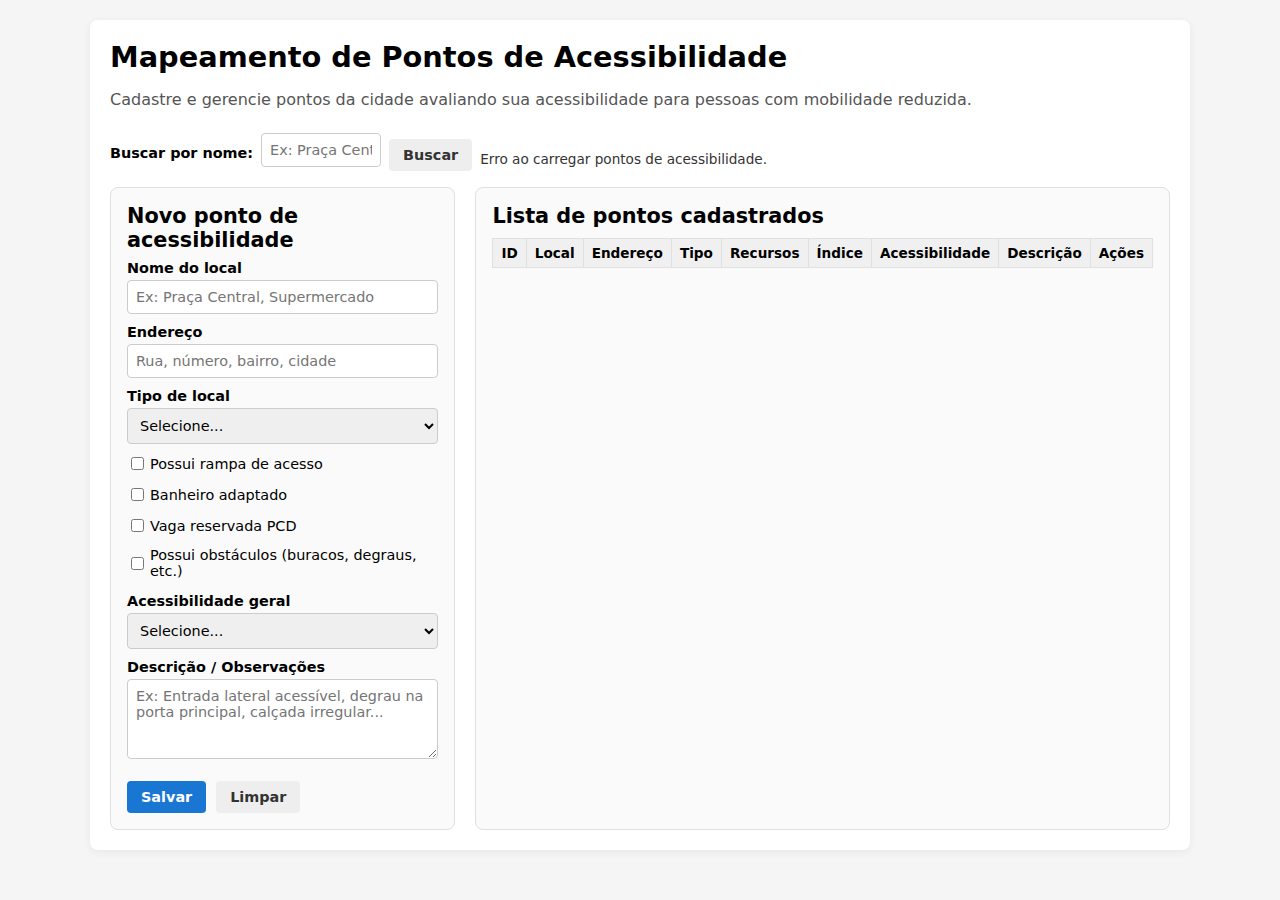
<file: PontosAcessibilidade/frontend/index.html>
<!DOCTYPE html>
<html lang="pt-BR">
<head>
  <meta charset="UTF-8" />
  <title>Pontos de Acessibilidade</title>
  <meta name="viewport" content="width=device-width, initial-scale=1" />
  <link rel="stylesheet" href="style.css" />
</head>
<body>
  <div class="container">
    <h1>Mapeamento de Pontos de Acessibilidade</h1>
    <p class="subtitle">
      Cadastre e gerencie pontos da cidade avaliando sua acessibilidade para pessoas com mobilidade reduzida.
    </p>
 
  <div class="search-row">
    <label for="ponto-nome-busca">Buscar por nome:</label>
    <input type="text" id="ponto-nome-busca" placeholder="Ex: Praça Central" />
    <button id="btn-buscar-nome" class="secondary">Buscar</button>
    <button id="btn-sair-filtro" class="secondary" style="display:none;">Sair do filtro</button>
    <span id="status-message" class="status-message"></span>
  </div>
 
    <div class="layout">
      <div class="card">
        <h2 id="form-title">Novo ponto de acessibilidade</h2>
 
        <form id="ponto-form">
          <input type="hidden" id="ponto-id" />
 
          <label for="nomeLocal">Nome do local</label>
          <input type="text" id="nomeLocal" placeholder="Ex: Praça Central, Supermercado" required />
 
          <label for="endereco">Endereço</label>
          <input type="text" id="endereco" placeholder="Rua, número, bairro, cidade" required />
 
          <label for="tipoLocal">Tipo de local</label>
          <select id="tipoLocal" required>
            <option value="">Selecione...</option>
            <option value="COMERCIO">Comércio</option>
            <option value="SERVICO_PUBLICO">Serviço público</option>
            <option value="TRANSPORTE">Transporte</option>
            <option value="LAZER">Lazer</option>
            <option value="OUTRO">Outro</option>
          </select>
 
          <div class="checkbox-group">
            <label>
              <input type="checkbox" id="temRampa" onchange="this.value=this.checked">
              Possui rampa de acesso
            </label>
            <label>
              <input type="checkbox" id="temBanheiroAdaptado" onchange="this.value=this.checked">
              Banheiro adaptado
            </label>
            <label>
              <input type="checkbox" id="temVagaPCD" onchange="this.value=this.checked">
              Vaga reservada PCD
            </label>
            <label>
              <input type="checkbox" id="possuiObstaculos" onchange="this.value=this.checked">
              Possui obstáculos (buracos, degraus, etc.)
            </label>
          </div>
 
          <label for="acessibilidadeGeral">Acessibilidade geral</label>
          <select id="acessibilidadeGeral">
            <option value="">Selecione...</option>
            <option value="BOA">Boa</option>
            <option value="MEDIA">Média</option>
            <option value="RUIM">Ruim</option>
          </select>
 
          <label for="descricao">Descrição / Observações</label>
          <textarea id="descricao" placeholder="Ex: Entrada lateral acessível, degrau na porta principal, calçada irregular..."></textarea>
 
          <div class="btn-row">
            <button type="submit" class="primary">Salvar</button>
            <button id="btn-limpar" class="secondary">Limpar</button>
          </div>
        </form>
      </div>
 
      <div class="card">
        <h2>Lista de pontos cadastrados</h2>
        <table>
          <thead>
            <tr>
              <th>ID</th>
              <th>Local</th>
              <th>Endereço</th>
              <th>Tipo</th>
              <th>Recursos</th>
              <th>Índice</th>
              <th>Acessibilidade</th>
              <th>Descrição</th>
              <th>Ações</th>
            </tr>
          </thead>
          <tbody id="pontos-tbody">
          </tbody>
        </table>
      </div>
    </div>
  </div>
 
  <script src="main.js"></script>
</body>

</html>
</file>
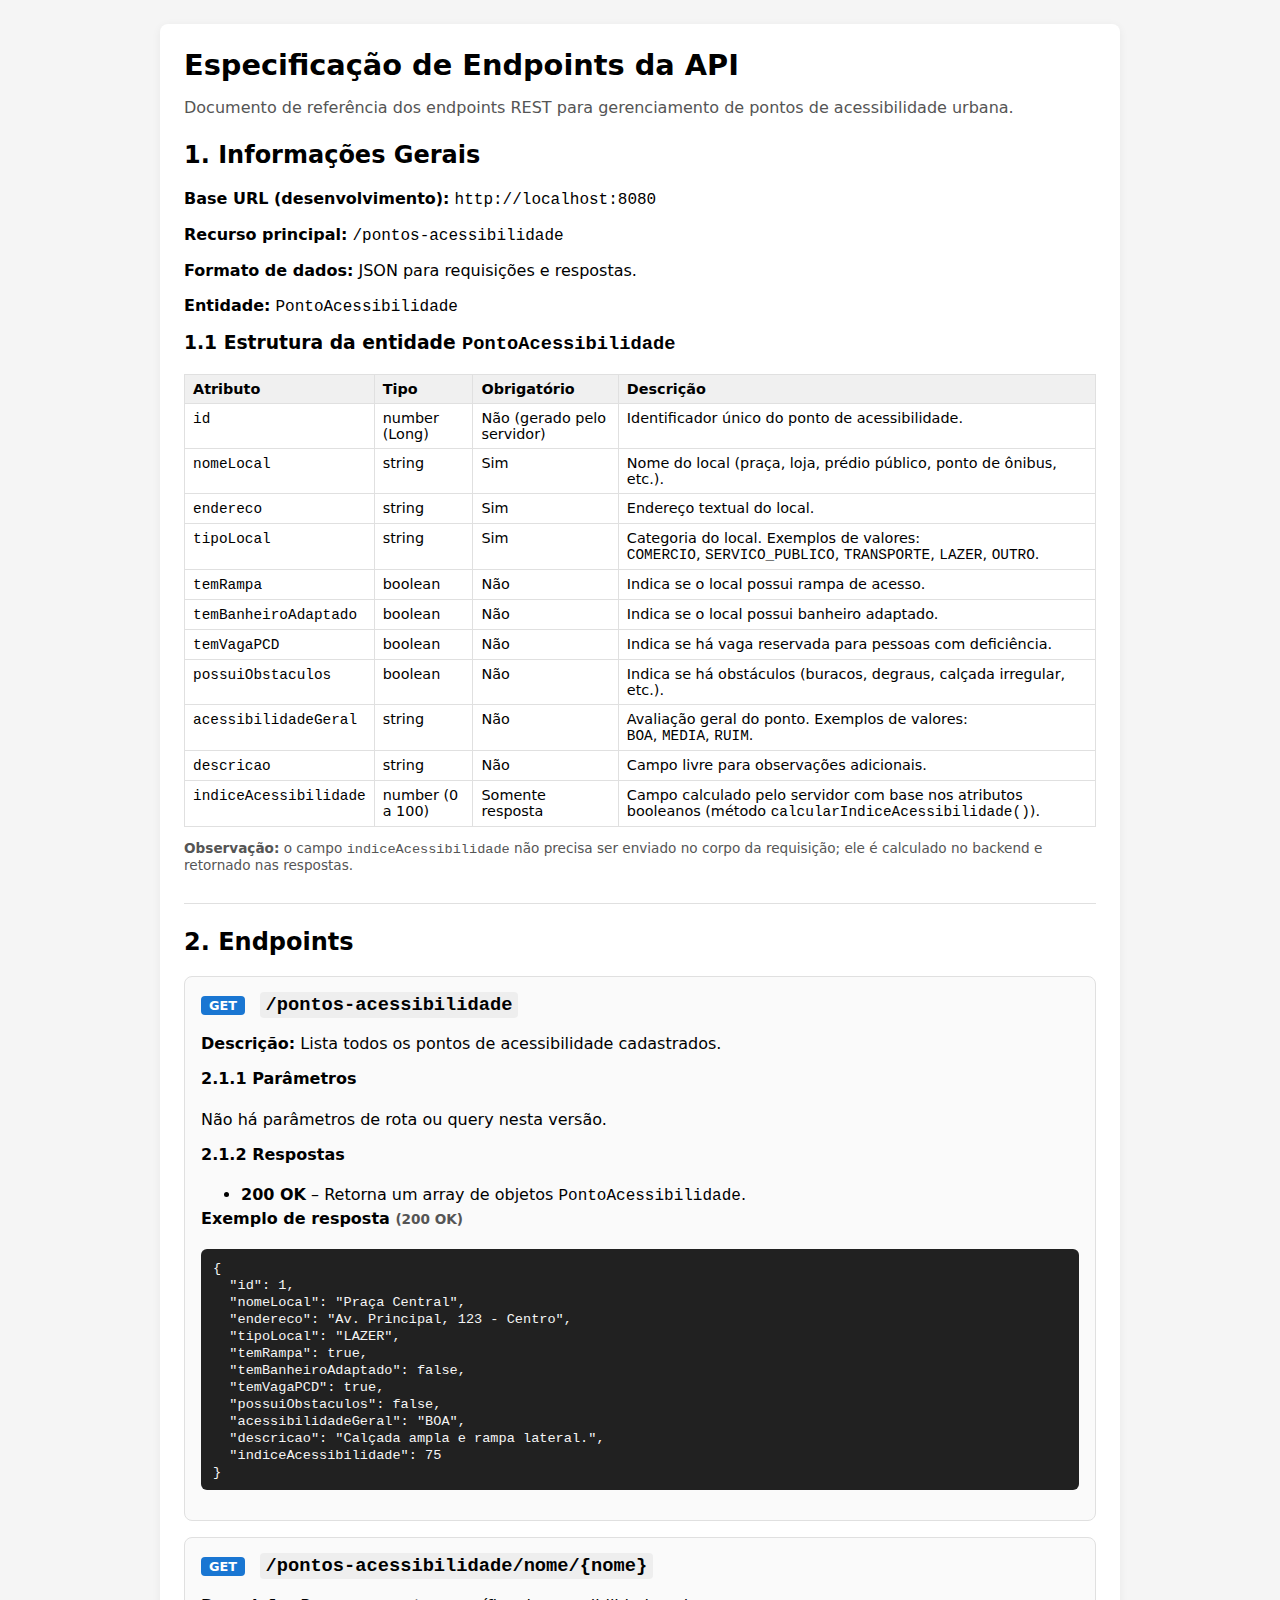
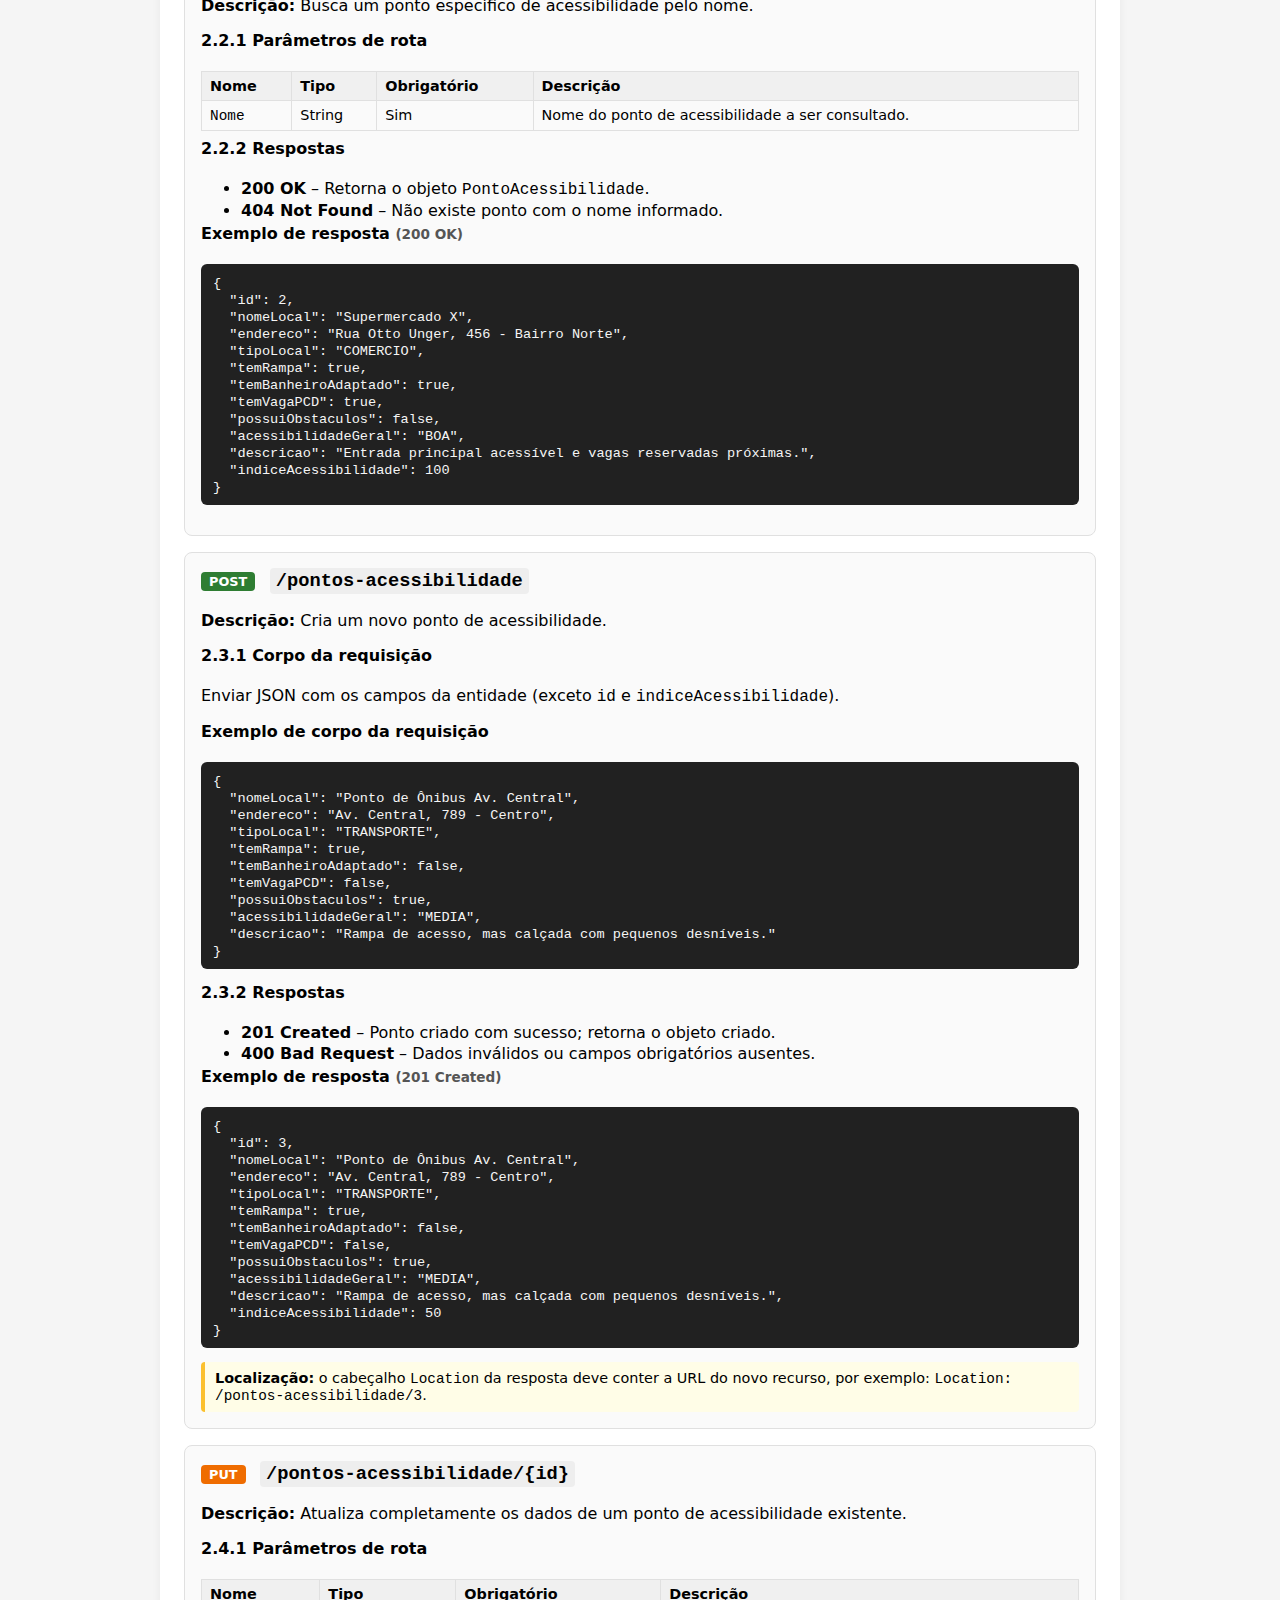
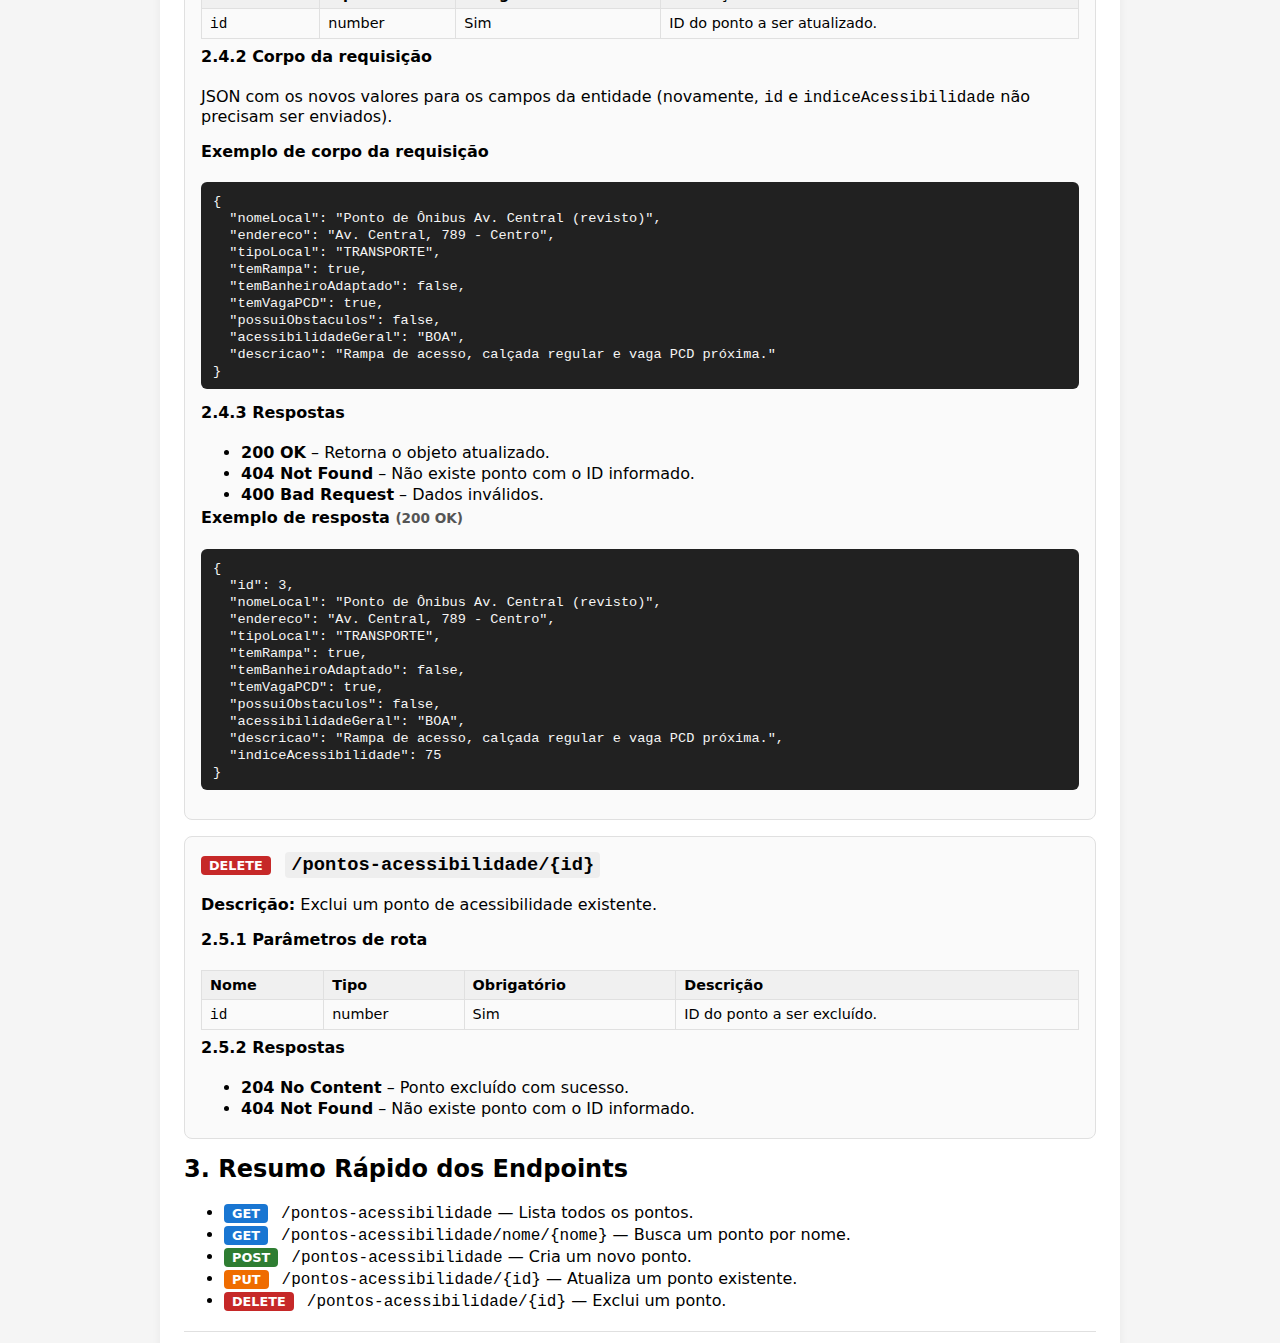
<file: PontosAcessibilidade/doc-endpoints.html>
<!DOCTYPE html>
<html lang="pt-BR">
<head>
  <meta charset="UTF-8" />
  <title>Especificação de Endpoints da API</title>
  <meta name="viewport" content="width=device-width, initial-scale=1" />
  <style>
    * {
      box-sizing: border-box;
      font-family: system-ui, -apple-system, BlinkMacSystemFont, "Segoe UI", sans-serif;
    }

    body {
      margin: 0;
      padding: 24px;
      background: #f5f5f5;
    }

    .container {
      max-width: 960px;
      margin: 0 auto;
      background: #ffffff;
      border-radius: 8px;
      padding: 24px;
      box-shadow: 0 2px 10px rgba(0, 0, 0, 0.06);
    }

    h1, h2, h3, h4 {
      margin-top: 0;
    }

    h1 {
      font-size: 1.8rem;
      margin-bottom: 0.25rem;
    }

    .subtitle {
      color: #555;
      margin-bottom: 1.5rem;
    }

    .section {
      margin-bottom: 24px;
      padding-bottom: 16px;
      border-bottom: 1px solid #e0e0e0;
    }

    .endpoint {
      border: 1px solid #e0e0e0;
      border-radius: 8px;
      padding: 16px;
      margin-bottom: 16px;
      background: #fafafa;
    }

    .method {
      display: inline-block;
      padding: 2px 8px;
      border-radius: 4px;
      font-size: 0.8rem;
      font-weight: 700;
      color: #ffffff;
      margin-right: 8px;
    }

    .method.GET {
      background: #1976d2;
    }

    .method.POST {
      background: #2e7d32;
    }

    .method.PUT {
      background: #ef6c00;
    }

    .method.DELETE {
      background: #c62828;
    }

    .path {
      font-family: "Fira Code", monospace;
      background: #eeeeee;
      padding: 2px 6px;
      border-radius: 4px;
    }

    .tag {
      display: inline-block;
      padding: 2px 6px;
      border-radius: 4px;
      font-size: 0.75rem;
      background: #e3f2fd;
      color: #0d47a1;
      margin-right: 4px;
      margin-bottom: 4px;
    }

    table {
      width: 100%;
      border-collapse: collapse;
      margin-top: 8px;
      margin-bottom: 8px;
      font-size: 0.9rem;
    }

    th, td {
      border: 1px solid #e0e0e0;
      padding: 6px 8px;
      text-align: left;
      vertical-align: top;
    }

    th {
      background: #f0f0f0;
    }

    pre {
      background: #212121;
      color: #f5f5f5;
      padding: 10px 12px;
      border-radius: 6px;
      overflow-x: auto;
      font-size: 0.85rem;
    }

    code {
      font-family: "Fira Code", monospace;
    }

    .small {
      font-size: 0.85rem;
      color: #555;
    }

    .highlight {
      background: #fffde7;
      border-left: 4px solid #fbc02d;
      padding: 8px 10px;
      margin-top: 8px;
      border-radius: 4px;
      font-size: 0.9rem;
    }

    ul {
      margin-top: 4px;
      margin-bottom: 4px;
    }

    li {
      margin-bottom: 2px;
    }

    @media (max-width: 768px) {
      body {
        padding: 12px;
      }

      .container {
        padding: 16px;
      }
    }
  </style>
</head>
<body>
  <div class="container">
    <h1>Especificação de Endpoints da API</h1>
    <p class="subtitle">
      Documento de referência dos endpoints REST para gerenciamento de pontos de acessibilidade urbana.
    </p>

    <div class="section">
      <h2>1. Informações Gerais</h2>
      <p><strong>Base URL (desenvolvimento):</strong> <code>http://localhost:8080</code></p>
      <p><strong>Recurso principal:</strong> <code>/pontos-acessibilidade</code></p>
      <p><strong>Formato de dados:</strong> JSON para requisições e respostas.</p>
      <p><strong>Entidade:</strong> <code>PontoAcessibilidade</code></p>

      <h3>1.1 Estrutura da entidade <code>PontoAcessibilidade</code></h3>

      <table>
        <thead>
          <tr>
            <th>Atributo</th>
            <th>Tipo</th>
            <th>Obrigatório</th>
            <th>Descrição</th>
          </tr>
        </thead>
        <tbody>
          <tr>
            <td><code>id</code></td>
            <td>number (Long)</td>
            <td>Não (gerado pelo servidor)</td>
            <td>Identificador único do ponto de acessibilidade.</td>
          </tr>
          <tr>
            <td><code>nomeLocal</code></td>
            <td>string</td>
            <td>Sim</td>
            <td>Nome do local (praça, loja, prédio público, ponto de ônibus, etc.).</td>
          </tr>
          <tr>
            <td><code>endereco</code></td>
            <td>string</td>
            <td>Sim</td>
            <td>Endereço textual do local.</td>
          </tr>
          <tr>
            <td><code>tipoLocal</code></td>
            <td>string</td>
            <td>Sim</td>
            <td>
              Categoria do local. Exemplos de valores:<br />
              <code>COMERCIO</code>, <code>SERVICO_PUBLICO</code>, <code>TRANSPORTE</code>, <code>LAZER</code>, <code>OUTRO</code>.
            </td>
          </tr>
          <tr>
            <td><code>temRampa</code></td>
            <td>boolean</td>
            <td>Não</td>
            <td>Indica se o local possui rampa de acesso.</td>
          </tr>
          <tr>
            <td><code>temBanheiroAdaptado</code></td>
            <td>boolean</td>
            <td>Não</td>
            <td>Indica se o local possui banheiro adaptado.</td>
          </tr>
          <tr>
            <td><code>temVagaPCD</code></td>
            <td>boolean</td>
            <td>Não</td>
            <td>Indica se há vaga reservada para pessoas com deficiência.</td>
          </tr>
          <tr>
            <td><code>possuiObstaculos</code></td>
            <td>boolean</td>
            <td>Não</td>
            <td>Indica se há obstáculos (buracos, degraus, calçada irregular, etc.).</td>
          </tr>
          <tr>
            <td><code>acessibilidadeGeral</code></td>
            <td>string</td>
            <td>Não</td>
            <td>
              Avaliação geral do ponto. Exemplos de valores:<br/>
              <code>BOA</code>, <code>MEDIA</code>, <code>RUIM</code>.
            </td>
          </tr>
          <tr>
            <td><code>descricao</code></td>
            <td>string</td>
            <td>Não</td>
            <td>Campo livre para observações adicionais.</td>
          </tr>
          <tr>
            <td><code>indiceAcessibilidade</code></td>
            <td>number (0 a 100)</td>
            <td>Somente resposta</td>
            <td>
              Campo calculado pelo servidor com base nos atributos booleanos
              (método <code>calcularIndiceAcessibilidade()</code>).
            </td>
          </tr>
        </tbody>
      </table>

      <p class="small">
        <strong>Observação:</strong> o campo <code>indiceAcessibilidade</code> não precisa ser enviado no corpo da requisição;
        ele é calculado no backend e retornado nas respostas.
      </p>
    </div>

    <div class="section">
      <h2>2. Endpoints</h2>

      <div class="endpoint">
        <h3>
          <span class="method GET">GET</span>
          <span class="path">/pontos-acessibilidade</span>
        </h3>
        <p><strong>Descrição:</strong> Lista todos os pontos de acessibilidade cadastrados.</p>

        <h4>2.1.1 Parâmetros</h4>
        <p>Não há parâmetros de rota ou query nesta versão.</p>

        <h4>2.1.2 Respostas</h4>
        <ul>
          <li><strong>200 OK</strong> – Retorna um array de objetos <code>PontoAcessibilidade</code>.</li>
        </ul>

        <h4>Exemplo de resposta <span class="small">(200 OK)</span></h4>
        <pre><code>{
  "id": 1,
  "nomeLocal": "Praça Central",
  "endereco": "Av. Principal, 123 - Centro",
  "tipoLocal": "LAZER",
  "temRampa": true,
  "temBanheiroAdaptado": false,
  "temVagaPCD": true,
  "possuiObstaculos": false,
  "acessibilidadeGeral": "BOA",
  "descricao": "Calçada ampla e rampa lateral.",
  "indiceAcessibilidade": 75
}</code></pre>
      </div>

      <div class="endpoint">
        <h3>
          <span class="method GET">GET</span>
          <span class="path">/pontos-acessibilidade/nome/{nome}</span>
        </h3>
        <p><strong>Descrição:</strong> Busca um ponto específico de acessibilidade pelo nome.</p>

        <h4>2.2.1 Parâmetros de rota</h4>
        <table>
          <thead>
            <tr>
              <th>Nome</th>
              <th>Tipo</th>
              <th>Obrigatório</th>
              <th>Descrição</th>
            </tr>
          </thead>
          <tbody>
            <tr>
              <td><code>Nome</code></td>
              <td>String</td>
              <td>Sim</td>
              <td>Nome do ponto de acessibilidade a ser consultado.</td>
            </tr>
          </tbody>
        </table>

        <h4>2.2.2 Respostas</h4>
        <ul>
          <li><strong>200 OK</strong> – Retorna o objeto <code>PontoAcessibilidade</code>.</li>
          <li><strong>404 Not Found</strong> – Não existe ponto com o nome informado.</li>
        </ul>

        <h4>Exemplo de resposta <span class="small">(200 OK)</span></h4>
        <pre><code>{
  "id": 2,
  "nomeLocal": "Supermercado X",
  "endereco": "Rua Otto Unger, 456 - Bairro Norte",
  "tipoLocal": "COMERCIO",
  "temRampa": true,
  "temBanheiroAdaptado": true,
  "temVagaPCD": true,
  "possuiObstaculos": false,
  "acessibilidadeGeral": "BOA",
  "descricao": "Entrada principal acessível e vagas reservadas próximas.",
  "indiceAcessibilidade": 100
}</code></pre>
      </div>

      <div class="endpoint">
        <h3>
          <span class="method POST">POST</span>
          <span class="path">/pontos-acessibilidade</span>
        </h3>
        <p><strong>Descrição:</strong> Cria um novo ponto de acessibilidade.</p>

        <h4>2.3.1 Corpo da requisição</h4>
        <p>Enviar JSON com os campos da entidade (exceto <code>id</code> e <code>indiceAcessibilidade</code>).</p>

        <h4>Exemplo de corpo da requisição</h4>
        <pre><code>{
  "nomeLocal": "Ponto de Ônibus Av. Central",
  "endereco": "Av. Central, 789 - Centro",
  "tipoLocal": "TRANSPORTE",
  "temRampa": true,
  "temBanheiroAdaptado": false,
  "temVagaPCD": false,
  "possuiObstaculos": true,
  "acessibilidadeGeral": "MEDIA",
  "descricao": "Rampa de acesso, mas calçada com pequenos desníveis."
}</code></pre>

        <h4>2.3.2 Respostas</h4>
        <ul>
          <li><strong>201 Created</strong> – Ponto criado com sucesso; retorna o objeto criado.</li>
          <li><strong>400 Bad Request</strong> – Dados inválidos ou campos obrigatórios ausentes.</li>
        </ul>

        <h4>Exemplo de resposta <span class="small">(201 Created)</span></h4>
        <pre><code>{
  "id": 3,
  "nomeLocal": "Ponto de Ônibus Av. Central",
  "endereco": "Av. Central, 789 - Centro",
  "tipoLocal": "TRANSPORTE",
  "temRampa": true,
  "temBanheiroAdaptado": false,
  "temVagaPCD": false,
  "possuiObstaculos": true,
  "acessibilidadeGeral": "MEDIA",
  "descricao": "Rampa de acesso, mas calçada com pequenos desníveis.",
  "indiceAcessibilidade": 50
}</code></pre>

        <div class="highlight">
          <strong>Localização:</strong> o cabeçalho <code>Location</code> da resposta deve conter a URL do novo recurso,
          por exemplo: <code>Location: /pontos-acessibilidade/3</code>.
        </div>
      </div>

      <div class="endpoint">
        <h3>
          <span class="method PUT">PUT</span>
          <span class="path">/pontos-acessibilidade/{id}</span>
        </h3>
        <p><strong>Descrição:</strong> Atualiza completamente os dados de um ponto de acessibilidade existente.</p>

        <h4>2.4.1 Parâmetros de rota</h4>
        <table>
          <thead>
            <tr>
              <th>Nome</th>
              <th>Tipo</th>
              <th>Obrigatório</th>
              <th>Descrição</th>
            </tr>
          </thead>
          <tbody>
            <tr>
              <td><code>id</code></td>
              <td>number</td>
              <td>Sim</td>
              <td>ID do ponto a ser atualizado.</td>
            </tr>
          </tbody>
        </table>

        <h4>2.4.2 Corpo da requisição</h4>
        <p>
          JSON com os novos valores para os campos da entidade
          (novamente, <code>id</code> e <code>indiceAcessibilidade</code> não precisam ser enviados).
        </p>

        <h4>Exemplo de corpo da requisição</h4>
        <pre><code>{
  "nomeLocal": "Ponto de Ônibus Av. Central (revisto)",
  "endereco": "Av. Central, 789 - Centro",
  "tipoLocal": "TRANSPORTE",
  "temRampa": true,
  "temBanheiroAdaptado": false,
  "temVagaPCD": true,
  "possuiObstaculos": false,
  "acessibilidadeGeral": "BOA",
  "descricao": "Rampa de acesso, calçada regular e vaga PCD próxima."
}</code></pre>

        <h4>2.4.3 Respostas</h4>
        <ul>
          <li><strong>200 OK</strong> – Retorna o objeto atualizado.</li>
          <li><strong>404 Not Found</strong> – Não existe ponto com o ID informado.</li>
          <li><strong>400 Bad Request</strong> – Dados inválidos.</li>
        </ul>

        <h4>Exemplo de resposta <span class="small">(200 OK)</span></h4>
        <pre><code>{
  "id": 3,
  "nomeLocal": "Ponto de Ônibus Av. Central (revisto)",
  "endereco": "Av. Central, 789 - Centro",
  "tipoLocal": "TRANSPORTE",
  "temRampa": true,
  "temBanheiroAdaptado": false,
  "temVagaPCD": true,
  "possuiObstaculos": false,
  "acessibilidadeGeral": "BOA",
  "descricao": "Rampa de acesso, calçada regular e vaga PCD próxima.",
  "indiceAcessibilidade": 75
}</code></pre>
      </div>

      <div class="endpoint">
        <h3>
          <span class="method DELETE">DELETE</span>
          <span class="path">/pontos-acessibilidade/{id}</span>
        </h3>
        <p><strong>Descrição:</strong> Exclui um ponto de acessibilidade existente.</p>

        <h4>2.5.1 Parâmetros de rota</h4>
        <table>
          <thead>
            <tr>
              <th>Nome</th>
              <th>Tipo</th>
              <th>Obrigatório</th>
              <th>Descrição</th>
            </tr>
          </thead>
          <tbody>
            <tr>
              <td><code>id</code></td>
              <td>number</td>
              <td>Sim</td>
              <td>ID do ponto a ser excluído.</td>
            </tr>
          </tbody>
        </table>

        <h4>2.5.2 Respostas</h4>
        <ul>
          <li><strong>204 No Content</strong> – Ponto excluído com sucesso.</li>
          <li><strong>404 Not Found</strong> – Não existe ponto com o ID informado.</li>
        </ul>
      </div>

    <div class="section">
      <h2>3. Resumo Rápido dos Endpoints</h2>
      <ul>
        <li><span class="method GET">GET</span> <code>/pontos-acessibilidade</code> — Lista todos os pontos.</li>
        <li><span class="method GET">GET</span> <code>/pontos-acessibilidade/nome/{nome}</code> — Busca um ponto por nome.</li>
        <li><span class="method POST">POST</span> <code>/pontos-acessibilidade</code> — Cria um novo ponto.</li>
        <li><span class="method PUT">PUT</span> <code>/pontos-acessibilidade/{id}</code> — Atualiza um ponto existente.</li>
        <li><span class="method DELETE">DELETE</span> <code>/pontos-acessibilidade/{id}</code> — Exclui um ponto.</li>
      </ul>
    </div>
  </div>
</body>
</html>
</file>
<file: PontosAcessibilidade/frontend/style.css>
*{
      box-sizing: border-box;
      font-family: system-ui, -apple-system, BlinkMacSystemFont, "Segoe UI", sans-serif;
    }
 
    body {
      margin: 0;
      padding: 20px;
      background: #f5f5f5;
    }
 
    .container {
      max-width: 1100px;
      margin: 0 auto;
      background: #ffffff;
      border-radius: 8px;
      padding: 20px;
      box-shadow: 0 2px 8px rgba(0, 0, 0, 0.06);
    }
 
    h1 {
      margin-top: 0;
      font-size: 1.8rem;
      margin-bottom: 0.5rem;
    }
 
    h2 {
      margin-top: 0;
      font-size: 1.3rem;
      margin-bottom: 0.5rem;
    }
 
    .subtitle {
      color: #555;
      margin-bottom: 1.5rem;
    }
 
    .layout {
      display: flex;
      gap: 20px;
      flex-wrap: wrap;
    }
 
    .card {
      flex: 1 1 320px;
      background: #fafafa;
      border-radius: 8px;
      padding: 16px;
      border: 1px solid #e0e0e0;
    }
 
    label {
      display: block;
      margin-bottom: 4px;
      font-weight: 600;
      font-size: 0.9rem;
    }
 
    input[type="text"],
    select,
    textarea {
      width: 100%;
      padding: 8px;
      margin-bottom: 10px;
      border-radius: 4px;
      border: 1px solid #ccc;
      font-size: 0.9rem;
    }
 
    textarea {
      min-height: 80px;
      resize: vertical;
    }
 
    .checkbox-group {
      display: flex;
      flex-wrap: wrap;
      gap: 8px 16px;
      margin-bottom: 10px;
    }
 
    .checkbox-group label {
      display: flex;
      align-items: center;
      font-weight: 500;
    }
 
    .checkbox-group input {
      margin-right: 6px;
    }
 
    .btn-row {
      display: flex;
      gap: 10px;
      margin-top: 8px;
      flex-wrap: wrap;
    }
 
    button {
      padding: 8px 14px;
      border-radius: 4px;
      border: none;
      cursor: pointer;
      font-size: 0.9rem;
      font-weight: 600;
    }
 
    button.primary {
      background: #1976d2;
      color: #ffffff;
    }
 
    button.secondary {
      background: #eeeeee;
      color: #333333;
    }
 
    button.danger {
      background: #d32f2f;
      color: #ffffff;
    }
 
    table {
      width: 100%;
      border-collapse: collapse;
      margin-top: 10px;
      font-size: 0.85rem;
    }
 
    th, td {
      border: 1px solid #e0e0e0;
      padding: 6px 8px;
      text-align: left;
      vertical-align: top;
    }
 
    th {
      background: #f0f0f0;
    }
 
    .status-message {
      margin-top: 8px;
      font-size: 0.85rem;
      color: #333;
    }
 
    .search-row {
      display: flex;
      gap: 8px;
      margin-bottom: 10px;
      flex-wrap: wrap;
      align-items: center;
    }
 
    .search-row input {
      max-width: 120px;
    }
 
    .tag {
      display: inline-block;
      padding: 2px 6px;
      border-radius: 4px;
      font-size: 0.75rem;
      background: #e3f2fd;
      color: #0d47a1;
    }
 
    .tag-bool {
      padding: 2px 6px;
      border-radius: 4px;
      font-size: 0.75rem;
      color: #ffffff;
    }
 
    .tag-yes {
      background: #388e3c;
    }
 
    .tag-no {
      background: #d32f2f;
    }
 
    .tag-indice {
      background: #ffeb3b;
      color: #333333;
    }
 
    @media (max-width: 768px) {
      .layout {
        flex-direction: column;
      }
    }
</file>
